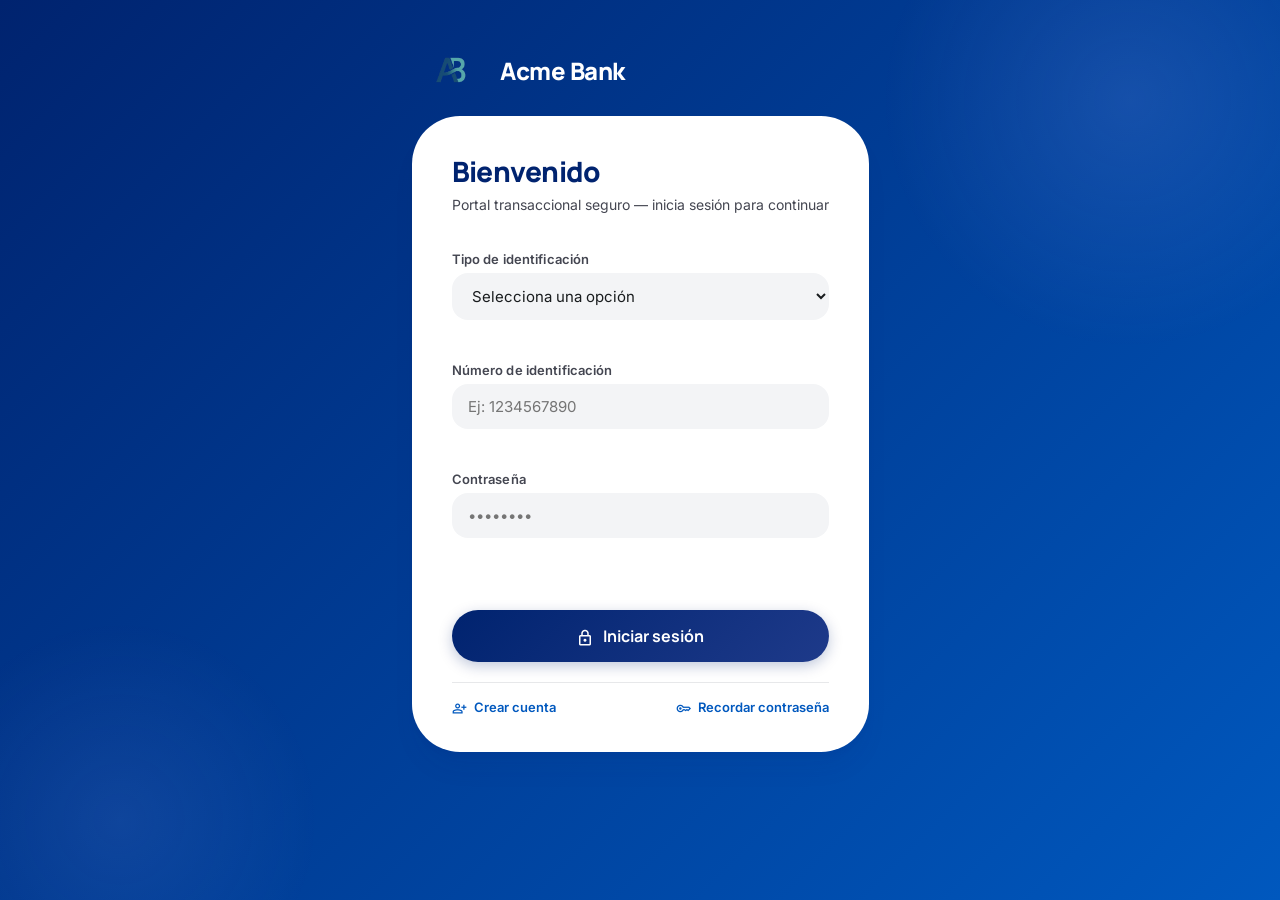
<file: index.html>
<!DOCTYPE html>
<html lang="es">
<head>
  <meta charset="UTF-8">
  <meta name="viewport" content="width=device-width, initial-scale=1.0">
  <title>Acme Bank | Iniciar sesión</title>
  <link rel="preconnect" href="https://fonts.googleapis.com">
  <link rel="preconnect" href="https://fonts.gstatic.com" crossorigin>
  <link href="https://fonts.googleapis.com/css2?family=Manrope:wght@400;600;700;800&family=Inter:wght@300;400;500;600&display=swap" rel="stylesheet">
  <link href="https://fonts.googleapis.com/css2?family=Material+Symbols+Outlined:wght,FILL@100..700,0..1&display=swap" rel="stylesheet">
    <link rel="stylesheet" href="Styles/variables.css">
  <link rel="stylesheet" href="Styles/base.css">
  <link rel="stylesheet" href="Styles/auth.css">
  <link rel="stylesheet" href="Styles/dashboard.css">
  <link rel="stylesheet" href="Styles/components.css">
  <link rel="stylesheet" href="Styles/responsive.css">
</head>
<body class="auth-page"> 
  <main class="auth-shell">
    <div>
      <div class="auth-brand">
        <img src="media/AB_sin_fondo.jpg" alt="Logo Acme Bank" style="height:44px;width:auto;object-fit:contain">
        <span class="auth-brand-name">Acme Bank</span>
      </div>

      <section class="auth-card">
        <h1>Bienvenido</h1>
        <p class="subtitle">Portal transaccional seguro — inicia sesión para continuar</p>

        <form id="loginForm" novalidate>
          <label for="docType">Tipo de identificación</label>
          <select id="docType" required>
            <option value="">Selecciona una opción</option>
            <option value="Cedula de ciudadania">Cédula de ciudadanía</option>
            <option value="Cedula de extranjeria">Cédula de extranjería</option>
            <option value="Pasaporte">Pasaporte</option>
          </select>
          <small class="error" data-for="docType"></small>

          <label for="docNumber">Número de identificación</label>
          <input id="docNumber" type="text" inputmode="numeric" placeholder="Ej: 1234567890" required>
          <small class="error" data-for="docNumber"></small>

          <label for="password">Contraseña</label>
          <input id="password" type="password" placeholder="••••••••" required minlength="8">
          <small class="error" data-for="password"></small>

          <p id="loginFeedback" class="feedback"></p>
          <button type="submit">
            <span class="material-symbols-outlined" style="font-size:18px;margin-right:6px;vertical-align:middle">lock</span>
            Iniciar sesión
          </button>
        </form>

        <nav class="auth-links">
          <a href="registro.html">
            <span class="material-symbols-outlined" style="font-size:15px;margin-right:4px;vertical-align:middle">person_add</span>
            Crear cuenta
          </a>
          <a href="recuperar.html">
            <span class="material-symbols-outlined" style="font-size:15px;margin-right:4px;vertical-align:middle">key</span>
            Recordar contraseña
          </a>
        </nav>
      </section>
    </div>
  </main>
  <script type="module" src="JS/main.js"></script>
</body>
</html>
</file>
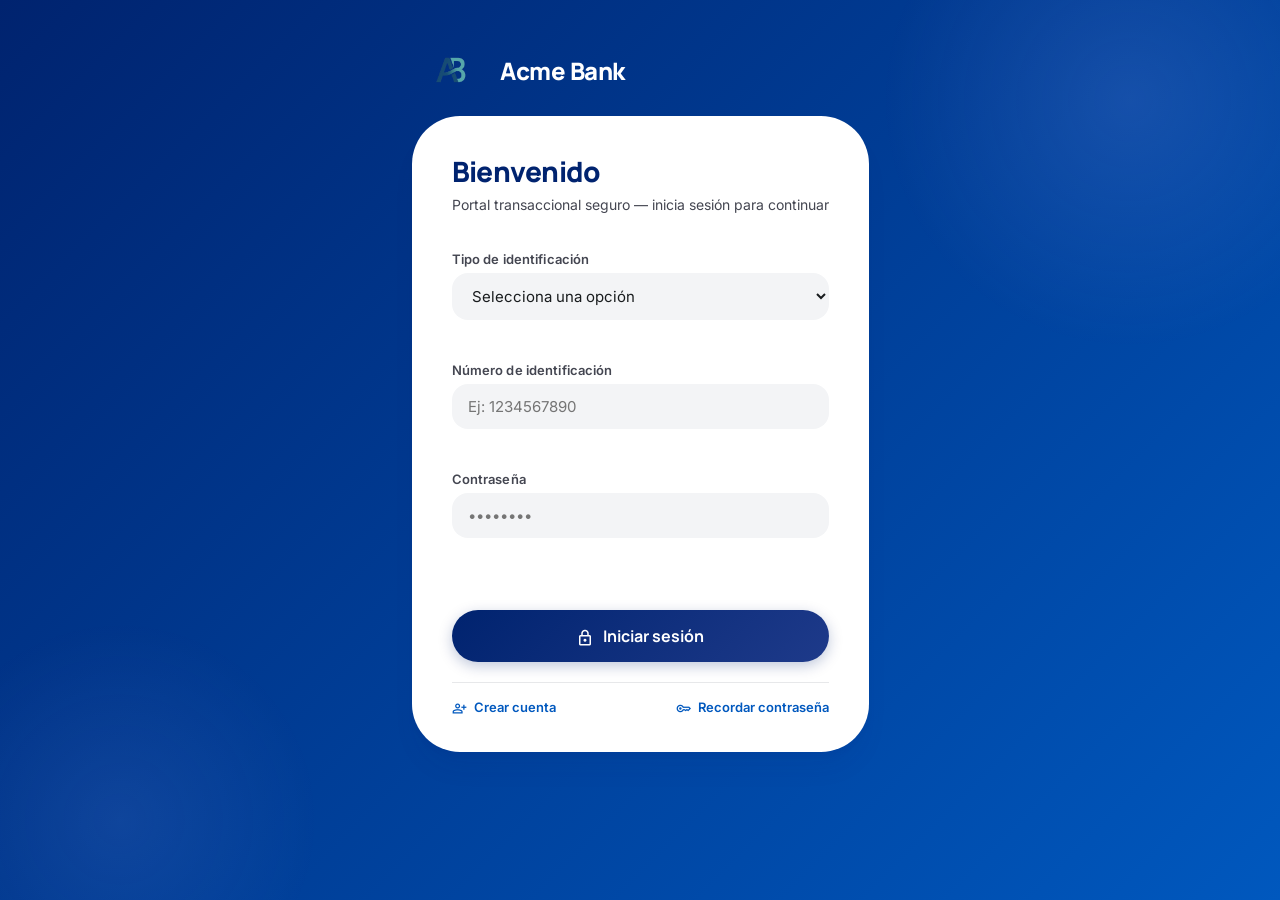
<file: dashboard.html>
<!DOCTYPE html>
<html lang="es">
<head>
  <meta charset="UTF-8">
  <meta name="viewport" content="width=device-width, initial-scale=1.0">
  <title>Acme Bank | Dashboard</title>
  <link rel="preconnect" href="https://fonts.googleapis.com">
  <link rel="preconnect" href="https://fonts.gstatic.com" crossorigin>
  <link href="https://fonts.googleapis.com/css2?family=Manrope:wght@400;600;700;800&family=Inter:wght@300;400;500;600&display=swap" rel="stylesheet">
  <link href="https://fonts.googleapis.com/css2?family=Material+Symbols+Outlined:wght,FILL@100..700,0..1&display=swap" rel="stylesheet">
    <link rel="stylesheet" href="Styles/variables.css">
  <link rel="stylesheet" href="Styles/base.css">
  <link rel="stylesheet" href="Styles/auth.css">
  <link rel="stylesheet" href="Styles/dashboard.css">
  <link rel="stylesheet" href="Styles/components.css">
  <link rel="stylesheet" href="Styles/responsive.css">
  <style>
    /* Estilos de paneles adicionales */
    #viewContainer .panel form label { margin-top: 14px; }
    #viewContainer .panel form button[type="submit"] { max-width: 260px; }
    #viewContainer .card-grid .card:first-child { grid-column: span 2; }
    @media (max-width: 600px) {
      #viewContainer .card-grid .card:first-child { grid-column: span 1; }
    }
  </style>
</head>
<body class="dashboard-page">
  <div class="dashboard-layout">

    <!-- ── barra lateral ─────────────────────────────────── -->
    <aside class="menu">
      <!-- Brand -->
      <div class="menu-brand">
        <img src="media/AB_sin_fondo.jpg" alt="Logo Acme Bank" style="height:40px;width:auto;object-fit:contain">
        <span class="menu-brand-name">Acme Bank</span>
      </div>

      <!-- Información del usuario (rellenada por JS a través de welcomeName / accountMeta) -->
      <div class="menu-user">
        <p class="menu-user-name" id="welcomeName"></p>
        <p class="menu-user-meta" id="accountMeta"></p>
      </div>

      <!-- Navegación -->
        <button data-view="overview">
          <span class="material-symbols-outlined">grid_view</span>
          Resumen de cuenta
        </button>
        <button data-view="transactions">
          <span class="material-symbols-outlined">receipt_long</span>
          Historial de transacciones
        </button>
        <button data-view="deposit">
          <span class="material-symbols-outlined">savings</span>
          Consignación electrónica
        </button>
        <button data-view="withdraw">
          <span class="material-symbols-outlined">payments</span>
          Retiro de dinero
        </button>
        <button data-view="services">
          <span class="material-symbols-outlined">bolt</span>
          Recargas telefonicas si sirve
        </button>
        <button data-view="servicesrecar">
          <span class="material-symbols-outlined">r</span>
          Recargas Telefonicas no sirvio
        </button>
        </button>
        <button data-view="certificate">
          <span class="material-symbols-outlined">workspace_premium</span>
          Certificado bancario
        </button>
      </nav>

      <!-- Botón de cierre de sesión -->
      <button id="logoutBtn" class="danger">
        <span class="material-symbols-outlined">logout</span>
        Cerrar sesión
      </button>
    </aside>

    <!-- ── Menu ── -->
    <main class="content">
      <header class="topbar">
        <!-- welcomeName / accountMeta también se muestra aquí en la vista de escritorio. -->
      </header>
      <section id="viewContainer"></section>
    </main>

  </div>
  <script type="module" src="JS/dashboard.js"></script>
  <script>
    // Resaltar el botón de navegación activo
    document.querySelectorAll('[data-view]').forEach(btn => {
      btn.addEventListener('click', () => {
        document.querySelectorAll('[data-view]').forEach(b => b.classList.remove('active'));
        btn.classList.add('active');
      });
    });
    // Activar el primer botón al cargar
    document.addEventListener('DOMContentLoaded', () => {
      const first = document.querySelector('[data-view="overview"]');
      if (first) first.classList.add('active');
    });
  </script>
</body>
</html>
</file>
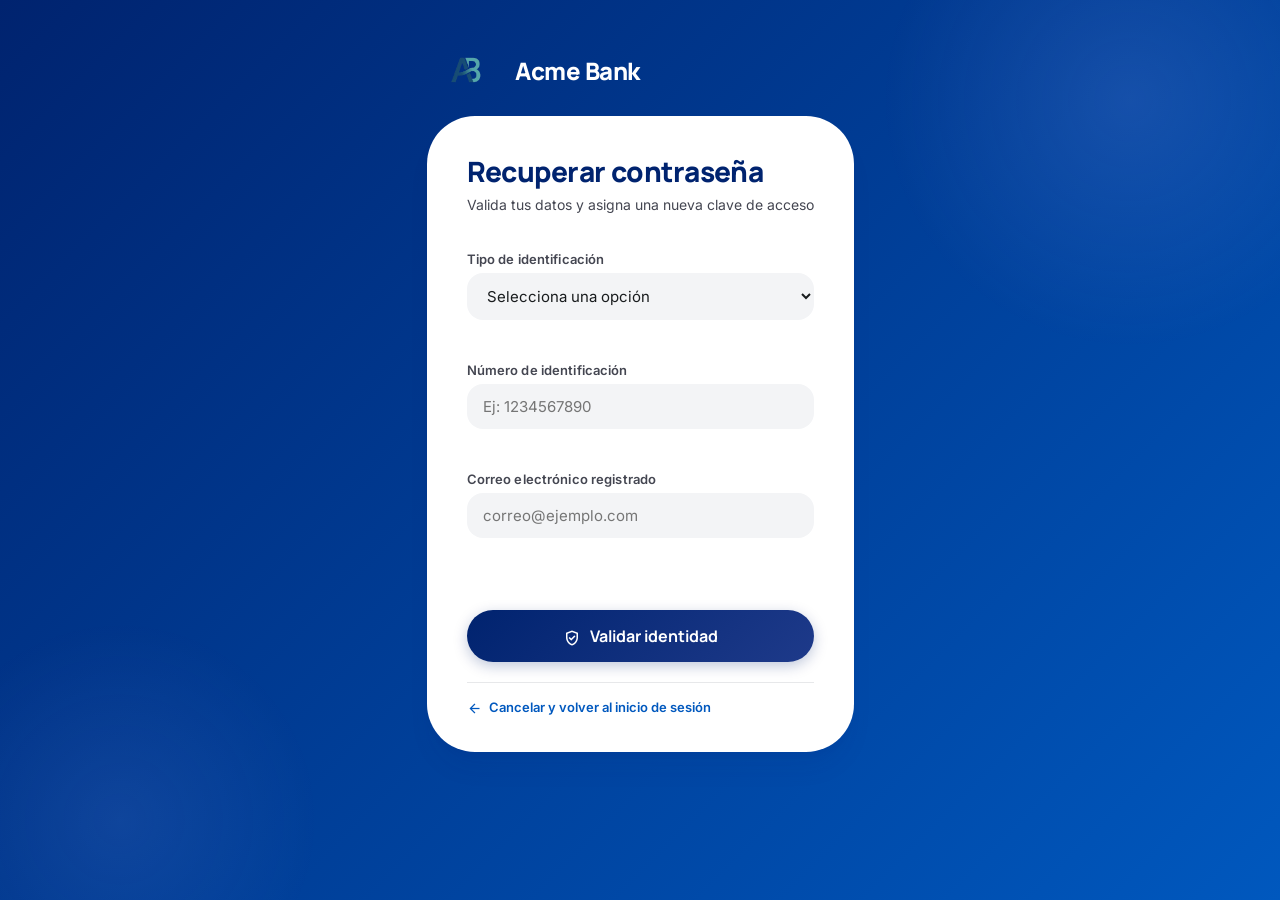
<file: recuperar.html>
<!DOCTYPE html>
<html lang="es">
<head>
  <meta charset="UTF-8">
  <meta name="viewport" content="width=device-width, initial-scale=1.0">
  <title>Acme Bank | Recuperar contraseña</title>
  <link rel="preconnect" href="https://fonts.googleapis.com">
  <link rel="preconnect" href="https://fonts.gstatic.com" crossorigin>
  <link href="https://fonts.googleapis.com/css2?family=Manrope:wght@400;600;700;800&family=Inter:wght@300;400;500;600&display=swap" rel="stylesheet">
  <link href="https://fonts.googleapis.com/css2?family=Material+Symbols+Outlined:wght,FILL@100..700,0..1&display=swap" rel="stylesheet">
    <link rel="stylesheet" href="Styles/variables.css">
  <link rel="stylesheet" href="Styles/base.css">
  <link rel="stylesheet" href="Styles/auth.css">
  <link rel="stylesheet" href="Styles/dashboard.css">
  <link rel="stylesheet" href="Styles/components.css">
  <link rel="stylesheet" href="Styles/responsive.css">
</head>
<body class="auth-page">
  <main class="auth-shell">
    <div>
      <div class="auth-brand">
        <img src="media/AB_sin_fondo.jpg" alt="Logo Acme Bank" style="height:44px;width:auto;object-fit:contain">
        <span class="auth-brand-name">Acme Bank</span>
      </div>

      <section class="auth-card">
        <h1>Recuperar contraseña</h1>
        <p class="subtitle">Valida tus datos y asigna una nueva clave de acceso</p>

        <form id="verifyForm" novalidate>
          <label for="idType">Tipo de identificación</label>
          <select id="idType" required>
            <option value="">Selecciona una opción</option>
            <option value="Cedula de ciudadania">Cédula de ciudadanía</option>
            <option value="Cedula de extranjeria">Cédula de extranjería</option>
            <option value="Pasaporte">Pasaporte</option>
          </select>
          <small class="error" data-for="idType"></small>

          <label for="idNumber">Número de identificación</label>
          <input id="idNumber" type="text" inputmode="numeric" placeholder="Ej: 1234567890" required>
          <small class="error" data-for="idNumber"></small>

          <label for="email">Correo electrónico registrado</label>
          <input id="email" type="email" placeholder="correo@ejemplo.com" required>
          <small class="error" data-for="email"></small>

          <p id="verifyFeedback" class="feedback"></p>
          <button type="submit">
            <span class="material-symbols-outlined" style="font-size:18px;margin-right:6px;vertical-align:middle">verified_user</span>
            Validar identidad
          </button>
        </form>

        <form id="resetForm" class="hidden" novalidate>
          <label for="newPassword">Nueva contraseña <span style="font-weight:400;opacity:.7">(mín. 8 caracteres, 1 mayúscula y 1 número)</span></label>
          <input id="newPassword" type="password" placeholder="••••••••" required>
          <small class="error" data-for="newPassword"></small>
          <p id="resetFeedback" class="feedback"></p>
          <button type="submit">
            <span class="material-symbols-outlined" style="font-size:18px;margin-right:6px;vertical-align:middle">lock_reset</span>
            Actualizar contraseña
          </button>
        </form>

        <nav class="auth-links">
          <a href="index.html">
            <span class="material-symbols-outlined" style="font-size:15px;margin-right:4px;vertical-align:middle">arrow_back</span>
            Cancelar y volver al inicio de sesión
          </a>
        </nav>
      </section>
    </div>
  </main>
  <script type="module" src="JS/recuperar.js"></script>
</body>
</html>
</file>
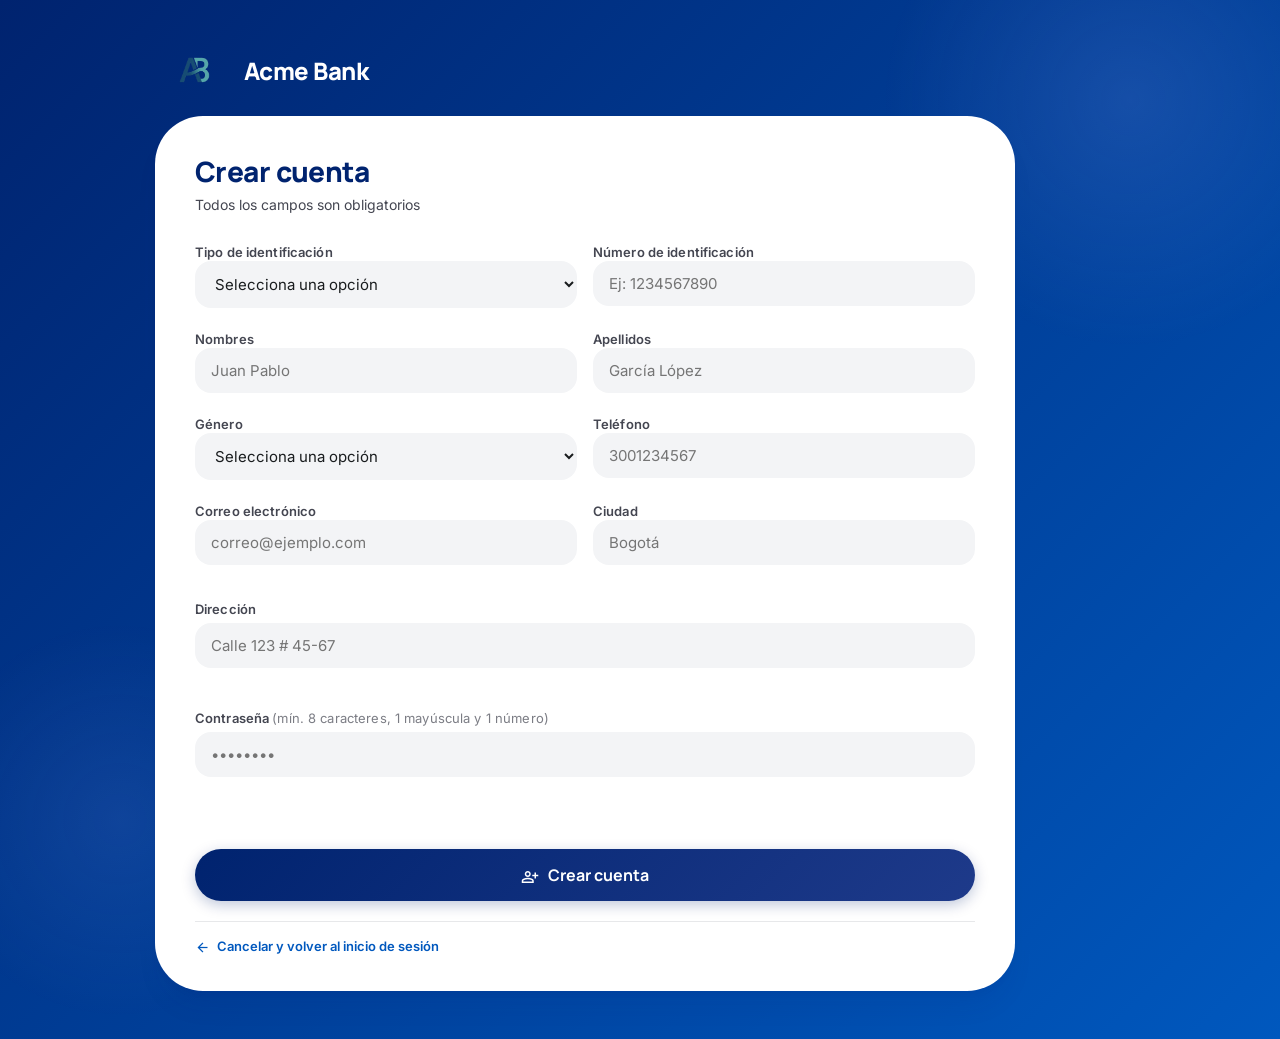
<file: registro.html>
<!DOCTYPE html>
<html lang="es">
<head>
  <meta charset="UTF-8">
  <meta name="viewport" content="width=device-width, initial-scale=1.0">
  <title>Acme Bank | Crear cuenta</title>
  <link rel="preconnect" href="https://fonts.googleapis.com">
  <link rel="preconnect" href="https://fonts.gstatic.com" crossorigin>
  <link href="https://fonts.googleapis.com/css2?family=Manrope:wght@400;600;700;800&family=Inter:wght@300;400;500;600&display=swap" rel="stylesheet">
  <link href="https://fonts.googleapis.com/css2?family=Material+Symbols+Outlined:wght,FILL@100..700,0..1&display=swap" rel="stylesheet">
    <link rel="stylesheet" href="Styles/variables.css">
  <link rel="stylesheet" href="Styles/base.css">
  <link rel="stylesheet" href="Styles/auth.css">
  <link rel="stylesheet" href="Styles/dashboard.css">
  <link rel="stylesheet" href="Styles/components.css">
  <link rel="stylesheet" href="Styles/responsive.css">
</head>
<body class="auth-page">
  <main class="auth-shell">
    <div>
      <div class="auth-brand">
        <img src="media/AB_sin_fondo.jpg" alt="Logo Acme Bank" style="height:44px;width:auto;object-fit:contain">
        <span class="auth-brand-name">Acme Bank</span>
      </div>

      <section class="auth-card wide">
        <h1>Crear cuenta</h1>
        <p class="subtitle">Todos los campos son obligatorios</p>

        <form id="registerForm" novalidate>
          <div class="grid-2">
            <div>
              <label for="idType">Tipo de identificación</label>
              <select id="idType" required>
                <option value="">Selecciona una opción</option>
                <option value="Cedula de ciudadania">Cédula de ciudadanía</option>
                <option value="Cedula de extranjeria">Cédula de extranjería</option>
                <option value="Pasaporte">Pasaporte</option>
              </select>
              <small class="error" data-for="idType"></small>
            </div>
            <div>
              <label for="idNumber">Número de identificación</label>
              <input id="idNumber" type="text" inputmode="numeric" placeholder="Ej: 1234567890" required>
              <small class="error" data-for="idNumber"></small>
            </div>
            <div>
              <label for="firstName">Nombres</label>
              <input id="firstName" type="text" placeholder="Juan Pablo" required>
              <small class="error" data-for="firstName"></small>
            </div>
            <div>
              <label for="lastName">Apellidos</label>
              <input id="lastName" type="text" placeholder="García López" required>
              <small class="error" data-for="lastName"></small>
            </div>
            <div>
              <label for="gender">Género</label>
              <select id="gender" required>
                <option value="">Selecciona una opción</option>
                <option value="Femenino">Femenino</option>
                <option value="Masculino">Masculino</option>
                <option value="No binario">No binario</option>
              </select>
              <small class="error" data-for="gender"></small>
            </div>
            <div>
              <label for="phone">Teléfono</label>
              <input id="phone" type="text" inputmode="numeric" placeholder="3001234567" required>
              <small class="error" data-for="phone"></small>
            </div>
            <div>
              <label for="email">Correo electrónico</label>
              <input id="email" type="email" placeholder="correo@ejemplo.com" required>
              <small class="error" data-for="email"></small>
            </div>
            <div>
              <label for="city">Ciudad</label>
              <input id="city" type="text" placeholder="Bogotá" required>
              <small class="error" data-for="city"></small>
            </div>
          </div>

          <label for="address">Dirección</label>
          <input id="address" type="text" placeholder="Calle 123 # 45-67" required>
          <small class="error" data-for="address"></small>

          <label for="regPassword">Contraseña <span style="font-weight:400;opacity:.7">(mín. 8 caracteres, 1 mayúscula y 1 número)</span></label>
          <input id="regPassword" type="password" placeholder="••••••••" required>
          <small class="error" data-for="regPassword"></small>

          <p id="registerFeedback" class="feedback"></p>
          <button type="submit">
            <span class="material-symbols-outlined" style="font-size:18px;margin-right:6px;vertical-align:middle">person_add</span>
            Crear cuenta
          </button>
        </form>

        <article id="registerSummary" class="summary hidden"></article>

        <nav class="auth-links">
          <a href="index.html">
            <span class="material-symbols-outlined" style="font-size:15px;margin-right:4px;vertical-align:middle">arrow_back</span>
            Cancelar y volver al inicio de sesión
          </a>
        </nav>
      </section>
    </div>
  </main>
  <script type="module" src="JS/registro.js"></script>
</body>
</html>
</file>
<file: Styles/variables.css>
/* ============================================================
   variables.css – Tokens de diseño globales de Acme Bank

   Aquí se definen TODAS las variables CSS (también llamadas
   "design tokens") que se usan en toda la aplicación.
   Están agrupadas en categorías: colores, tipografía y radios.

   ¿Por qué en un archivo separado?
   Porque si el banco decide cambiar su color principal o su
   fuente, solo hay que modificar este archivo y el cambio
   se refleja automáticamente en toda la aplicación.

   Las fuentes de Google Fonts que se usan:
     - Manrope: fuente editorial para títulos y menú
     - Inter: fuente de alta legibilidad para textos y datos
     - Material Symbols: íconos vectoriales del sistema
   ============================================================ */

@import url('https://fonts.googleapis.com/css2?family=Manrope:wght@400;600;700;800&family=Inter:wght@300;400;500;600&display=swap');
@import url('https://fonts.googleapis.com/css2?family=Material+Symbols+Outlined:wght,FILL@100..700,0..1&display=swap');

:root {
  /* ── Colores primarios ──────────────────────────────────
     Azul oscuro corporativo del banco.
     Se usa en títulos, botones, bordes activos y el sidebar. */
  --primary:                  #00236f;
  --primary-container:        #1e3a8a;

  /* ── Colores secundarios ────────────────────────────────
     Azul medio para acentos, enlaces y gradientes de botones. */
  --secondary:                #0058be;
  --secondary-container:      #2170e4;

  /* ── Jerarquía de superficies ───────────────────────────
     Del blanco puro (#fff) al gris más oscuro (#e1e2e4).
     El diseño usa diferencias de fondo en lugar de bordes
     para separar las secciones (regla "No-Line"). */
  --surface:                  #f8f9fb;   /* fondo de página */
  --surface-container-low:    #f3f4f6;   /* fondo de inputs */
  --surface-container:        #edeef0;   /* contenedores medios */
  --surface-container-high:   #e7e8ea;   /* separadores */
  --surface-container-highest:#e1e2e4;   /* el más oscuro */
  --surface-container-lowest: #ffffff;   /* tarjetas y paneles */
  --surface-tint:             #4059aa;   /* tinte azul decorativo */

  /* ── Colores de texto ───────────────────────────────────
     Se nombran según el fondo sobre el que se usan. */
  --on-surface:               #191c1e;   /* texto principal (casi negro) */
  --on-surface-variant:       #444651;   /* texto secundario (gris) */
  --on-primary:               #ffffff;   /* texto sobre botones azules */
  --on-primary-container:     #90a8ff;   /* texto sobre contenedor primario */

  /* ── Colores de borde ───────────────────────────────────
     Solo se usan en casos muy específicos (regla de diseño:
     preferir diferencia de fondo sobre bordes explícitos). */
  --outline:                  #757682;
  --outline-variant:          #c5c5d3;

  /* ── Colores de error y alerta ──────────────────────────
     Se usan en mensajes de validación y botón "Cerrar sesión". */
  --error:                    #ba1a1a;
  --error-container:          #ffdad6;

  /* ── Sombras ────────────────────────────────────────────
     Siempre con tono azul corporativo, nunca negro puro.
     Esto mantiene la cohesión visual de la paleta. */
  --shadow-primary:           rgba(0, 35, 111, 0.08);
  --shadow-primary-sm:        rgba(0, 35, 111, 0.04);

  /* ── Tipografía ─────────────────────────────────────────
     Manrope: fuente geométrica moderna para headlines.
     Inter: fuente legible y neutral para el cuerpo de texto. */
  --font-headline: 'Manrope', sans-serif;
  --font-body:     'Inter', sans-serif;

  /* ── Radios de borde ────────────────────────────────────
     Progresivos: de menor a mayor redondez.
     Esto le da al diseño su estilo "suave y moderno". */
  --radius-sm:  0.5rem;   /*  8px – detalles pequeños */
  --radius-md:  1rem;     /* 16px – campos de formulario */
  --radius-lg:  2rem;     /* 32px – tarjetas y paneles */
  --radius-xl:  3rem;     /* 48px – botones y sidebar */
}
</file>
<file: Styles/base.css>
/* ============================================================
   base.css – Reset global y estilos fundamentales

   Este archivo define los estilos más básicos de la aplicación:
   1. Reset: elimina márgenes, rellenos y box-sizing inconsistentes
      entre navegadores para que todo se vea igual en Chrome,
      Firefox, Safari y Edge.
   2. Estilos del body: fuente base, color de texto y fondo.
   3. Títulos: todos los h1-h4 usan la fuente Manrope.
   4. Clases de utilidad usadas desde JavaScript:
      - .hidden     → oculta elementos del DOM
      - .error      → mensaje de error rojo debajo de campos
      - .feedback   → caja de resultado de formulario
      - .error-text / .success-text → variantes de color
   ============================================================ */

/* ── Reset universal ────────────────────────────────────────
   box-sizing: border-box hace que el padding y el borde se
   incluyan dentro del ancho declarado (comportamiento esperado).
   margin y padding en 0 eliminan espacios predeterminados. */
*, *::before, *::after {
  box-sizing: border-box;
  margin: 0;
  padding: 0;
}

/* Scroll suave al navegar por anclas internas */
html { scroll-behavior: smooth; }

/* Estilos base del cuerpo de la página */
body {
  font-family: var(--font-body);
  background: var(--surface);
  color: var(--on-surface);
  min-height: 100vh;
  -webkit-font-smoothing: antialiased; /* fuentes más nítidas en Mac/Retina */
}

/* Todos los títulos usan Manrope con interletraje ajustado
   para un look más editorial y profesional */
h1, h2, h3, h4 {
  font-family: var(--font-headline);
  letter-spacing: -0.02em;
}

/* Ajuste visual de los íconos de Material Symbols */
.material-symbols-outlined {
  font-variation-settings: 'FILL' 0, 'wght' 400, 'GRAD' 0, 'opsz' 24;
  vertical-align: middle;
}

/* ── Clases de utilidad (controladas desde JavaScript) ──────

   .hidden: oculta completamente un elemento del DOM.
   Se aplica/remueve con classList.add/remove desde los archivos JS.
   El !important asegura que no sea sobreescrito por otros estilos. */
.hidden { display: none !important; }

/* .error: mensaje de error que aparece debajo de cada campo
   de formulario cuando la validación detecta un problema.
   Se llena con texto desde JS usando node.textContent = "mensaje". */
.error {
  display: block;
  min-height: 16px;   /* reserva espacio para no "saltar" el layout */
  font-size: 12px;
  color: var(--error);
  margin-top: 4px;
}

/* .feedback: caja de resultado general del formulario.
   Cuando está vacía (feedback:empty) no ocupa espacio.
   Cuando tiene texto muestra el fondo de color correspondiente. */
.feedback {
  min-height: 20px;
  font-size: 14px;
  padding: 8px 12px;
  border-radius: var(--radius-md);
  transition: all .2s;
}
.feedback:empty { padding: 0; }

/* Variantes semánticas para los mensajes de resultado */
.error-text   { color: var(--error); background: var(--error-container); }
.success-text { color: #15803d;      background: #dcfce7; }
</file>
<file: Styles/auth.css>
/* ============================================================
   auth.css – Estilos de las páginas de autenticación

   Aplica a las tres páginas de acceso al sistema:
     - index.html     (Inicio de sesión)
     - registro.html  (Crear cuenta)
     - recuperar.html (Recuperar contraseña)

   Todas comparten la misma estructura visual:
     Fondo azul degradado + tarjeta blanca centrada + logo arriba
   ============================================================ */

/* Fondo de toda la página: degradado azul de esquina a esquina */
.auth-page {
  min-height: 100vh;
  display: flex;
  justify-content: center;
  align-items: flex-start;  /* flex-start permite scroll en formularios largos */
  padding: 48px 24px;
  background: linear-gradient(135deg, var(--primary) 0%, var(--secondary) 100%);
  position: relative;
  /* SIN overflow:hidden → el formulario de registro es desplazable en PC */
}

/* Círculos de luz decorativos en las esquinas del fondo.
   position:fixed: se quedan en pantalla al hacer scroll
   y no empujan el contenido hacia abajo. */
.auth-page::before,
.auth-page::after {
  content: '';
  position: fixed;
  border-radius: 50%;
  pointer-events: none; /* no bloquean clics del usuario */
  z-index: 0;
}
.auth-page::before {
  width: 500px; height: 500px;
  background: radial-gradient(circle, rgba(144,168,255,.15) 0%, transparent 70%);
  top: -150px; right: -100px;
}
.auth-page::after {
  width: 400px; height: 400px;
  background: radial-gradient(circle, rgba(144,168,255,.1) 0%, transparent 70%);
  bottom: -120px; left: -80px;
}

/* Envuelve el contenido (logo + tarjeta) y lo centra horizontalmente */
.auth-shell {
  width: 100%;
  display: flex;
  justify-content: center;
  position: relative;
  z-index: 1; /* siempre por encima de los círculos decorativos */
}

/* Contenedor del logo y nombre del banco sobre la tarjeta */
.auth-brand {
  display: flex;
  align-items: center;
  gap: 10px;
  margin-bottom: 24px;
}
.auth-brand img { height: 44px; width: auto; object-fit: contain; }
.auth-brand-name {
  font-family: var(--font-headline);
  font-size: 24px;
  font-weight: 800;
  color: var(--on-primary); /* blanco sobre fondo azul */
  letter-spacing: -0.02em;
}

/* Tarjeta blanca principal donde vive el formulario */
.auth-card {
  width: min(480px, 100%); /* máx 480px, 100% en pantallas pequeñas */
  background: var(--surface-container-lowest);
  border-radius: var(--radius-xl);
  padding: 36px 40px;
  box-shadow:
    0 4px 6px -1px var(--shadow-primary-sm),
    0 20px 25px -5px var(--shadow-primary);
}

/* Variante ancha para el formulario de registro (más campos) */
.auth-card.wide { width: min(860px, 100%); }

.auth-card h1 {
  font-size: 28px;
  font-weight: 800;
  color: var(--primary);
  margin-bottom: 6px;
}

/* Subtítulo descriptivo debajo del título de la tarjeta */
.subtitle {
  color: var(--on-surface-variant);
  font-size: 14px;
  margin-bottom: 28px;
}

/* Todos los formularios: columna única con espacio entre elementos */
form { display: grid; gap: 6px; }

/* Etiquetas en gris para no competir visualmente con el contenido */
label {
  font-size: 13px;
  font-weight: 600;
  color: var(--on-surface-variant);
  margin-top: 10px;
  letter-spacing: 0.01em;
}

/* Campos de texto y selects: fondo gris sin borde.
   El diseño usa contraste de fondo en lugar de bordes (No-Line Rule). */
input, select {
  width: 100%;
  background: var(--surface-container-low);
  border: none;
  border-radius: var(--radius-md);
  font: inherit;
  font-size: 15px;
  color: var(--on-surface);
  padding: 13px 16px;
  outline: none;
  transition: box-shadow .2s, background .2s;
}

/* Estado focus: fondo blanco + anillo azul sutil para indicar actividad */
input:focus, select:focus {
  background: var(--surface-container-lowest);
  box-shadow: 0 0 0 2px rgba(0, 88, 190, .2);
}
select { cursor: pointer; appearance: auto; }

/* Botón principal: degradado azul oscuro → azul medio a 135°
   Esquinas muy redondeadas (radius-xl = 48px) para el estilo corporativo. */
button[type="submit"],
button.btn-primary {
  width: 100%;
  margin-top: 14px;
  padding: 15px 24px;
  border: none;
  border-radius: var(--radius-xl);
  font-family: var(--font-headline);
  font-size: 16px;
  font-weight: 700;
  color: var(--on-primary);
  background: linear-gradient(135deg, var(--primary) 0%, var(--primary-container) 100%);
  cursor: pointer;
  transition: filter .2s, transform .1s;
  box-shadow: 0 4px 14px rgba(0,35,111,.25);
}
button[type="submit"]:hover,
button.btn-primary:hover  { filter: brightness(1.12); }
button[type="submit"]:active,
button.btn-primary:active { transform: scale(.98); }

/* Hipervínculos en la parte inferior del formulario */
.auth-links {
  display: flex;
  justify-content: space-between;
  gap: 12px;
  margin-top: 20px;
  padding-top: 16px;
  border-top: 1px solid var(--surface-container-high);
}
.auth-links a {
  color: var(--secondary);
  text-decoration: none;
  font-size: 13px;
  font-weight: 600;
  transition: color .2s;
}
.auth-links a:hover { color: var(--primary); }

/* Caja de resumen que aparece después de crear la cuenta */
.summary {
  margin-top: 20px;
  padding: 20px;
  background: var(--surface-container-low);
  border-radius: var(--radius-lg);
}
.summary h3 { color: var(--primary); margin-bottom: 12px; font-size: 16px; }
.summary p  { color: var(--on-surface-variant); font-size: 14px; margin-bottom: 8px; }
.summary a  {
  display: inline-block;
  margin-top: 8px;
  color: var(--secondary);
  font-weight: 600;
  text-decoration: none;
}

/* Cuadrícula de dos columnas para el formulario de registro
   (nombre | apellido), (ciudad | teléfono), etc. */
.grid-2 { display: grid; grid-template-columns: 1fr 1fr; gap: 0 16px; }
</file>
<file: Styles/dashboard.css>
/* ============================================================
   dashboard.css – Layout y menú lateral del Dashboard

   Define la estructura principal del panel de control:
   - Página completa dividida en dos columnas: sidebar + contenido
   - Sidebar sticky (se queda fijo al hacer scroll del contenido)
   - Botones de navegación con estados hover y activo
   - Área de contenido principal a la derech
   ============================================================ */

/* Fondo de toda la página del dashboard */
.dashboard-page {
  min-height: 100vh;
  background: var(--surface-container-low);
}

/* Layout de dos columnas: sidebar fijo a la izquierda + contenido */
.dashboard-layout {
  display: grid;
  grid-template-columns: 260px 1fr; /* sidebar de 260px, contenido ocupa el resto */
  min-height: 100vh;
  align-items: start; /* cada columna crece según su propio contenido */
}

/* ── Menú lateral (Sidebar) ─────────────────────────────────
   position:sticky + top:0: el menú se queda visible aunque
   el usuario haga scroll hacia abajo en el área de contenido.
   height:100vh + overflow-y:auto: si hay muchos elementos,
   el menú tiene su propio scroll interno sin recortarse. */
.menu {
  background: var(--surface-container-lowest);
  padding: 20px 14px;
  display: flex;
  flex-direction: column;
  gap: 4px;
  position: sticky;
  top: 0;
  height: 100vh;    /* ocupa exactamente la altura de la pantalla */
  overflow-y: auto; /* si el menú es más alto que la pantalla, scrollea */
  box-shadow: 4px 0 24px var(--shadow-primary-sm);
  border-radius: 0 var(--radius-xl) var(--radius-xl) 0;
  scrollbar-width: thin;
  scrollbar-color: var(--outline-variant) transparent;
}

/* Logo e identidad del banco en la parte superior del sidebar */
.menu-brand {
  display: flex;
  align-items: center;
  gap: 10px;
  margin-bottom: 16px;
  padding: 0 6px;
  flex-shrink: 0; /* nunca se reduce de tamaño */
}
.menu-brand img { height: 40px; width: auto; object-fit: contain; }
.menu-brand-name {
  font-family: var(--font-headline);
  font-size: 18px;
  font-weight: 800;
  color: var(--primary);
}

/* Chip informativo con nombre y datos del usuario autenticado */
.menu-user {
  background: var(--surface-container-low);
  border-radius: var(--radius-lg);
  padding: 12px 14px;
  margin-bottom: 10px;
  flex-shrink: 0; /* no se comprime aunque haya poco espacio */
}
.menu-user-name {
  font-family: var(--font-headline);
  font-weight: 700;
  font-size: 14px;
  color: var(--primary);
  margin-bottom: 3px;
}
.menu-user-meta { font-size: 11px; color: var(--on-surface-variant); }

/* Área de navegación: ocupa el espacio disponible y empuja
   el botón de "Cerrar sesión" hacia la parte inferior */
.menu nav {
  flex: 1;
  display: flex;
  flex-direction: column;
  gap: 2px;
}

/* Botones del menú de navegación */
.menu button {
  width: 100%;
  display: flex;
  align-items: center;
  gap: 10px;
  background: transparent;
  border: none;
  border-radius: var(--radius-xl);
  padding: 11px 14px;
  font-family: var(--font-headline);
  font-size: 13px;
  font-weight: 600;
  color: var(--on-surface-variant);
  cursor: pointer;
  text-align: left;
  transition: all .2s;
  margin-top: 0;
}
.menu button .material-symbols-outlined { font-size: 19px; flex-shrink: 0; }

/* Hover: fondo gris suave + texto azul + deslizamiento sutil */
.menu button:hover {
  background: var(--surface-container-low);
  color: var(--primary);
  transform: translateX(3px);
}

/* Estado activo: resaltado azul muy sutil cuando esa vista está abierta */
.menu button.active {
  background: linear-gradient(135deg, rgba(0,35,111,.08), rgba(0,88,190,.05));
  color: var(--primary);
  font-weight: 700;
}

/* Botón "Cerrar sesión": rojo, siempre al fondo del sidebar */
.menu button.danger { color: var(--error); margin-top: 6px; flex-shrink: 0; }
.menu button.danger:hover {
  background: var(--error-container);
  color: var(--error);
  transform: none;
}

/* ── Área de contenido principal ────────────────────────────
   Columna derecha donde se renderizan las vistas del dashboard. */
.content {
  padding: 32px;
  display: flex;
  flex-direction: column;
  gap: 24px;
  min-width: 0; /* evita desbordamiento horizontal en CSS Grid */
}

/* Encabezado de bienvenida */
.topbar h1 { font-size: 26px; font-weight: 800; color: var(--primary); margin-bottom: 4px; }
.topbar p  { color: var(--on-surface-variant); font-size: 14px; }
</file>
<file: Styles/components.css>
/* ============================================================
   components.css – Componentes visuales reutilizables

   Contiene los estilos de todos los elementos de UI que se
   usan dentro del dashboard:

   1. Cuadrícula de tarjetas (.card-grid)
   2. Tarjeta genérica (.card) y destacada (.wealth-card)
   3. Panel genérico (.panel) con encabezado y formularios
   4. Tabla de transacciones con badges de color
   5. Certificado bancario formal con todas sus secciones
   ============================================================ */

/* ── 1. Cuadrícula de tarjetas ──────────────────────────────
   Muestra las 4 tarjetas del resumen de cuenta en 2 columnas:
   | Número de cuenta  |  Saldo actual  |
   | Fecha de creación |  Contacto      | */
.card-grid {
  display: grid;
  grid-template-columns: repeat(2, 1fr); /* 2 columnas iguales */
  gap: 16px;
}

/* ── 2. Tarjeta genérica ────────────────────────────────────
   Fondo blanco con sombra azulada suave.
   Sube 2px al pasar el mouse (microinteracción de profundidad). */
.card {
  background: var(--surface-container-lowest);
  border-radius: var(--radius-lg);
  padding: 22px;
  box-shadow:
    0 4px 6px -1px var(--shadow-primary-sm),
    0 20px 25px -5px var(--shadow-primary);
  transition: transform .2s;
}
.card:hover { transform: translateY(-2px); }

/* Etiqueta en mayúsculas pequeñas sobre el valor */
.card h3 {
  font-size: 11px;
  font-weight: 600;
  color: var(--on-surface-variant);
  text-transform: uppercase;
  letter-spacing: 0.08em;
  margin-bottom: 10px;
}

/* Valor principal (cuenta, saldo, fecha, correo) */
.card p {
  font-family: var(--font-headline);
  font-size: 17px;
  font-weight: 700;
  color: var(--primary);
  line-height: 1.35;
  word-break: break-word;    /* correos largos saltan de línea */
  overflow-wrap: break-word;
}

/* ── Tarjeta destacada (Wealth Card) ────────────────────────
   Fondo degradado azul para destacar el saldo actual.
   Incluye un efecto de brillo radial decorativo (glassmorphism). */
.card.wealth-card {
  background: linear-gradient(135deg, var(--primary) 0%, var(--secondary) 100%);
  position: relative;
  overflow: hidden;
}
.card.wealth-card::after {
  content: '';
  position: absolute;
  top: -50%; left: -50%;
  width: 200%; height: 200%;
  background: radial-gradient(circle, rgba(144,168,255,.15) 0%, transparent 70%);
  pointer-events: none;
}
.card.wealth-card h3 { color: rgba(255,255,255,.7); }
.card.wealth-card p  { color: var(--on-primary); font-size: 24px; }

/* ── 3. Panel genérico ──────────────────────────────────────
   Contenedor blanco para las vistas de transacciones,
   consignación, retiro, servicios y certificado. */
.panel {
  background: var(--surface-container-lowest);
  border-radius: var(--radius-lg);
  padding: 28px;
  box-shadow:
    0 4px 6px -1px var(--shadow-primary-sm),
    0 20px 25px -5px var(--shadow-primary);
}
.panel h3 { font-size: 20px; font-weight: 700; color: var(--primary); margin-bottom: 8px; }
.panel > p { color: var(--on-surface-variant); font-size: 14px; margin-bottom: 20px; }

/* Encabezado del panel: título a la izquierda, botón a la derecha */
.panel-header {
  display: flex;
  justify-content: space-between;
  align-items: center;
  margin-bottom: 20px;
}
.panel-header button {
  width: auto !important;
  padding: 10px 20px !important;
  font-size: 14px !important;
  margin-top: 0 !important;
  border-radius: var(--radius-xl) !important;
}

/* Formularios dentro de paneles del dashboard */
.panel form         { max-width: 480px; }
.panel input,
.panel select       { background: var(--surface-container-low); }
.panel form label   { margin-top: 14px; }
.panel form button[type="submit"] { max-width: 260px; }

/* ── 4. Tabla de transacciones ──────────────────────────────
   Historial de las últimas 10 operaciones del usuario.
   La columna TIPO usa badges de color:
     Verde → Consignación (dinero que entra a la cuenta)
     Rojo  → Retiro       (dinero que sale de la cuenta) */
.table-wrap { overflow-x: auto; border-radius: var(--radius-md); }
table       { width: 100%; border-collapse: collapse; }
thead       { background: var(--surface-container-low); }

th {
  font-size: 11px;
  font-weight: 600;
  color: var(--on-surface-variant);
  text-transform: uppercase;
  letter-spacing: 0.06em;
  padding: 12px 16px;
  text-align: left;
  white-space: nowrap;
}
td {
  font-size: 14px;
  color: var(--on-surface);
  padding: 14px 16px;
  border-bottom: 1px solid var(--surface-container-low);
}
tr:last-child td { border-bottom: none; }

/* Badge verde: indica ingreso de dinero (Consignación) */
.badge-consignacion {
  display: inline-block;
  padding: 4px 12px;
  border-radius: 999px; /* completamente ovalado (pill shape) */
  font-size: 12px;
  font-weight: 700;
  background: #dcfce7; /* verde claro */
  color: #15803d;      /* verde oscuro */
}

/* Badge rojo: indica salida de dinero (Retiro o pago de servicio) */
.badge-retiro {
  display: inline-block;
  padding: 4px 12px;
  border-radius: 999px;
  font-size: 12px;
  font-weight: 700;
  background: #ffdad6; /* rojo claro */
  color: #ba1a1a;      /* rojo oscuro */
}

/* ── 5. Certificado bancario ────────────────────────────────
   Documento formal estructurado en 3 capas visuales:
     A) Encabezado azul: logo, nombre y sello "OFICIAL"
     B) Cuerpo blanco: número, texto legal, datos y firmas
     C) Pie gris: dirección y sello de documento oficial */

/* Contenedor externo con sombra y bordes redondeados */
.certificate-wrap {
  border-radius: var(--radius-lg);
  overflow: hidden;
  box-shadow:
    0 4px 6px -1px var(--shadow-primary-sm),
    0 20px 25px -5px var(--shadow-primary);
}

/* A) Encabezado azul */
.certificate-header {
  background: linear-gradient(135deg, var(--primary) 0%, var(--secondary) 100%);
  padding: 28px 36px;
  display: flex;
  align-items: center;
  justify-content: space-between;
  gap: 16px;
}
.certificate-logo { display: flex; align-items: center; gap: 12px; }
.certificate-logo img { height: 52px; width: auto; object-fit: contain; }
.certificate-logo-text strong {
  display: block;
  font-family: var(--font-headline);
  font-size: 22px;
  font-weight: 800;
  color: white;
}
.certificate-logo-text span {
  font-size: 12px;
  color: rgba(255,255,255,.8);
  letter-spacing: .06em;
}
.certificate-badge {
  background: rgba(255,255,255,.15);
  border: 1px solid rgba(255,255,255,.3);
  border-radius: var(--radius-md);
  padding: 8px 16px;
  color: white;
  font-size: 12px;
  font-weight: 600;
  letter-spacing: .08em;
  text-align: center;
}

/* B) Cuerpo blanco */
.certificate-body { background: var(--surface-container-lowest); padding: 36px; }

.certificate-ref {
  display: flex;
  justify-content: space-between;
  align-items: center;
  margin-bottom: 28px;
  padding-bottom: 20px;
  border-bottom: 2px solid var(--surface-container-low);
}
.certificate-ref-label {
  font-size: 11px;
  font-weight: 600;
  color: var(--on-surface-variant);
  text-transform: uppercase;
  letter-spacing: .08em;
  margin-bottom: 4px;
}
.certificate-ref-value {
  font-family: var(--font-headline);
  font-size: 15px;
  font-weight: 700;
  color: var(--primary);
}

.certificate-title {
  font-family: var(--font-headline);
  font-size: 18px;
  font-weight: 800;
  color: var(--primary);
  text-align: center;
  text-transform: uppercase;
  letter-spacing: .1em;
  margin-bottom: 24px;
}

.certificate-text {
  color: var(--on-surface-variant);
  font-size: 15px;
  line-height: 1.9;
  text-align: justify;
  margin-bottom: 24px;
}

/* Cuadrícula de datos del titular */
.certificate-data-grid {
  display: grid;
  grid-template-columns: 1fr 1fr;
  gap: 12px;
  margin: 24px 0;
}
.certificate-data-item {
  background: var(--surface-container-low);
  border-radius: var(--radius-md);
  padding: 14px 18px;
}
.certificate-data-label {
  font-size: 11px;
  font-weight: 600;
  color: var(--on-surface-variant);
  text-transform: uppercase;
  letter-spacing: .06em;
  margin-bottom: 4px;
}
.certificate-data-value {
  font-family: var(--font-headline);
  font-size: 15px;
  font-weight: 700;
  color: var(--primary);
}

/* Líneas de firma institucional */
.certificate-signature {
  display: flex;
  justify-content: space-around;
  margin-top: 40px;
  padding-top: 24px;
  border-top: 1px solid var(--surface-container-high);
}
.certificate-sig-block  { text-align: center; }
.certificate-sig-line   { width: 160px; height: 2px; background: var(--primary); margin: 0 auto 8px; }
.certificate-sig-name   { font-family: var(--font-headline); font-size: 13px; font-weight: 700; color: var(--primary); }
.certificate-sig-role   { font-size: 11px; color: var(--on-surface-variant); margin-top: 2px; }

/* C) Pie de página gris */
.certificate-footer {
  background: var(--surface-container-low);
  padding: 16px 36px;
  display: flex;
  justify-content: space-between;
  align-items: center;
  gap: 12px;
}
.certificate-footer-text { font-size: 11px; color: var(--on-surface-variant); }
.certificate-footer-seal { font-size: 11px; font-weight: 700; color: var(--primary); letter-spacing: .06em; }

/* Botón de imprimir fuera del certificado para que no salga al imprimir */
.certificate-print-btn {
  width: auto !important;
  margin-top: 20px;
  padding: 12px 28px !important;
  font-size: 14px !important;
  border-radius: var(--radius-xl) !important;
}
</file>
<file: Styles/responsive.css>
/* ============================================================
   responsive.css – Diseño adaptable (Responsive Design)

   Define cómo cambia el layout en diferentes tamaños de pantalla.
   Se usan dos "puntos de quiebre" (breakpoints):

   960px → Tablet/pantalla mediana:
     El dashboard pasa de 2 columnas (sidebar + contenido) a
     1 columna (todo apilado verticalmente).
     El sidebar sale de su posición sticky y fluye como bloque.

   700px → Móvil/pantalla pequeña:
     Los formularios de 2 columnas pasan a 1 columna.
     Las tarjetas del resumen se apilan una sobre otra.
     Los elementos del certificado se reorganizan verticalmente.

   Estilos de impresión:
     Oculta el menú, el encabezado y el botón de imprimir para
     que solo aparezca el contenido relevante en el papel.
   ============================================================ */

/* ── Tablet (hasta 960px de ancho) ─────────────────────────
   En esta resolución el sidebar ya no cabe a la izquierda,
   así que el layout pasa a una sola columna vertical. */
@media (max-width: 960px) {

  /* El grid pasa de 2 columnas a 1: sidebar arriba, contenido abajo */
  .dashboard-layout { grid-template-columns: 1fr; }

  /* El sidebar deja de ser sticky y se muestra como bloque normal
     con margen para separarlo de los bordes de la pantalla */
  .menu {
    position: static;
    height: auto;
    border-radius: var(--radius-lg);
    margin: 16px;
    overflow-y: visible;
  }

  /* El área de contenido reduce su padding lateral */
  .content { padding: 16px; }
}

/* ── Móvil (hasta 700px de ancho) ──────────────────────────
   En pantallas pequeñas todo se apila verticalmente. */
@media (max-width: 700px) {

  /* Formulario de registro: pasa de 2 columnas a 1 */
  .grid-2 { grid-template-columns: 1fr; }

  /* Los dos hipervínculos del login se apilan uno bajo el otro */
  .auth-links { flex-direction: column; align-items: flex-start; }

  /* La tarjeta de login reduce su padding y radio */
  .auth-card { padding: 28px 20px; border-radius: var(--radius-lg); }

  /* Las 4 tarjetas del resumen se apilan en 1 columna */
  .card-grid { grid-template-columns: 1fr; }

  /* Los datos del certificado se apilan verticalmente */
  .certificate-data-grid { grid-template-columns: 1fr; }

  /* Las firmas del certificado se centran en columna */
  .certificate-signature { flex-direction: column; gap: 28px; align-items: center; }

  /* El número y la fecha del certificado se apilan */
  .certificate-ref { flex-direction: column; gap: 12px; }

  /* El encabezado del certificado se apila (logo arriba, badge abajo) */
  .certificate-header { flex-direction: column; align-items: flex-start; }
}

/* ── Estilos de impresión ───────────────────────────────────
   Se activan automáticamente cuando el usuario imprime la página
   o genera un PDF desde el navegador. */
@media print {
  body { background: white; }

  /* Ocultar elementos que no deben aparecer en papel */
  .menu,
  .topbar,
  .certificate-print-btn { display: none !important; }
}
</file>
